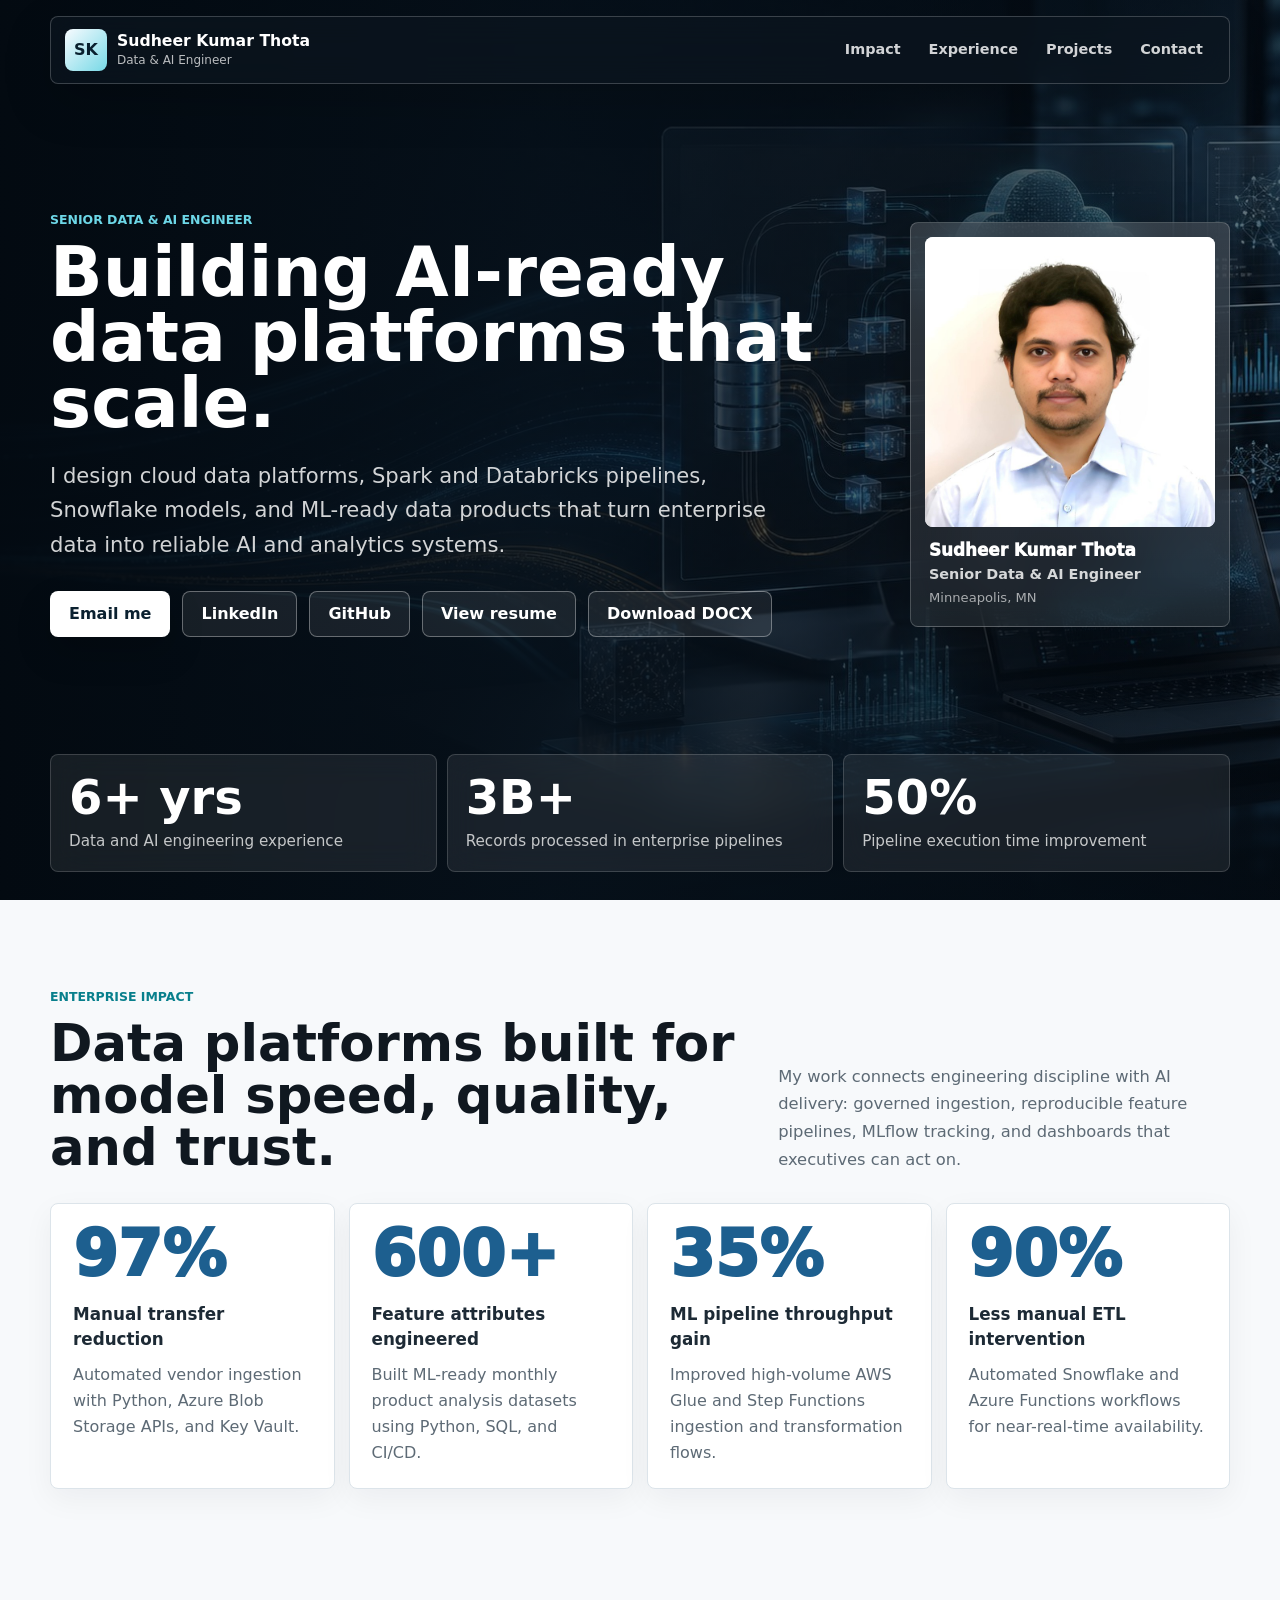
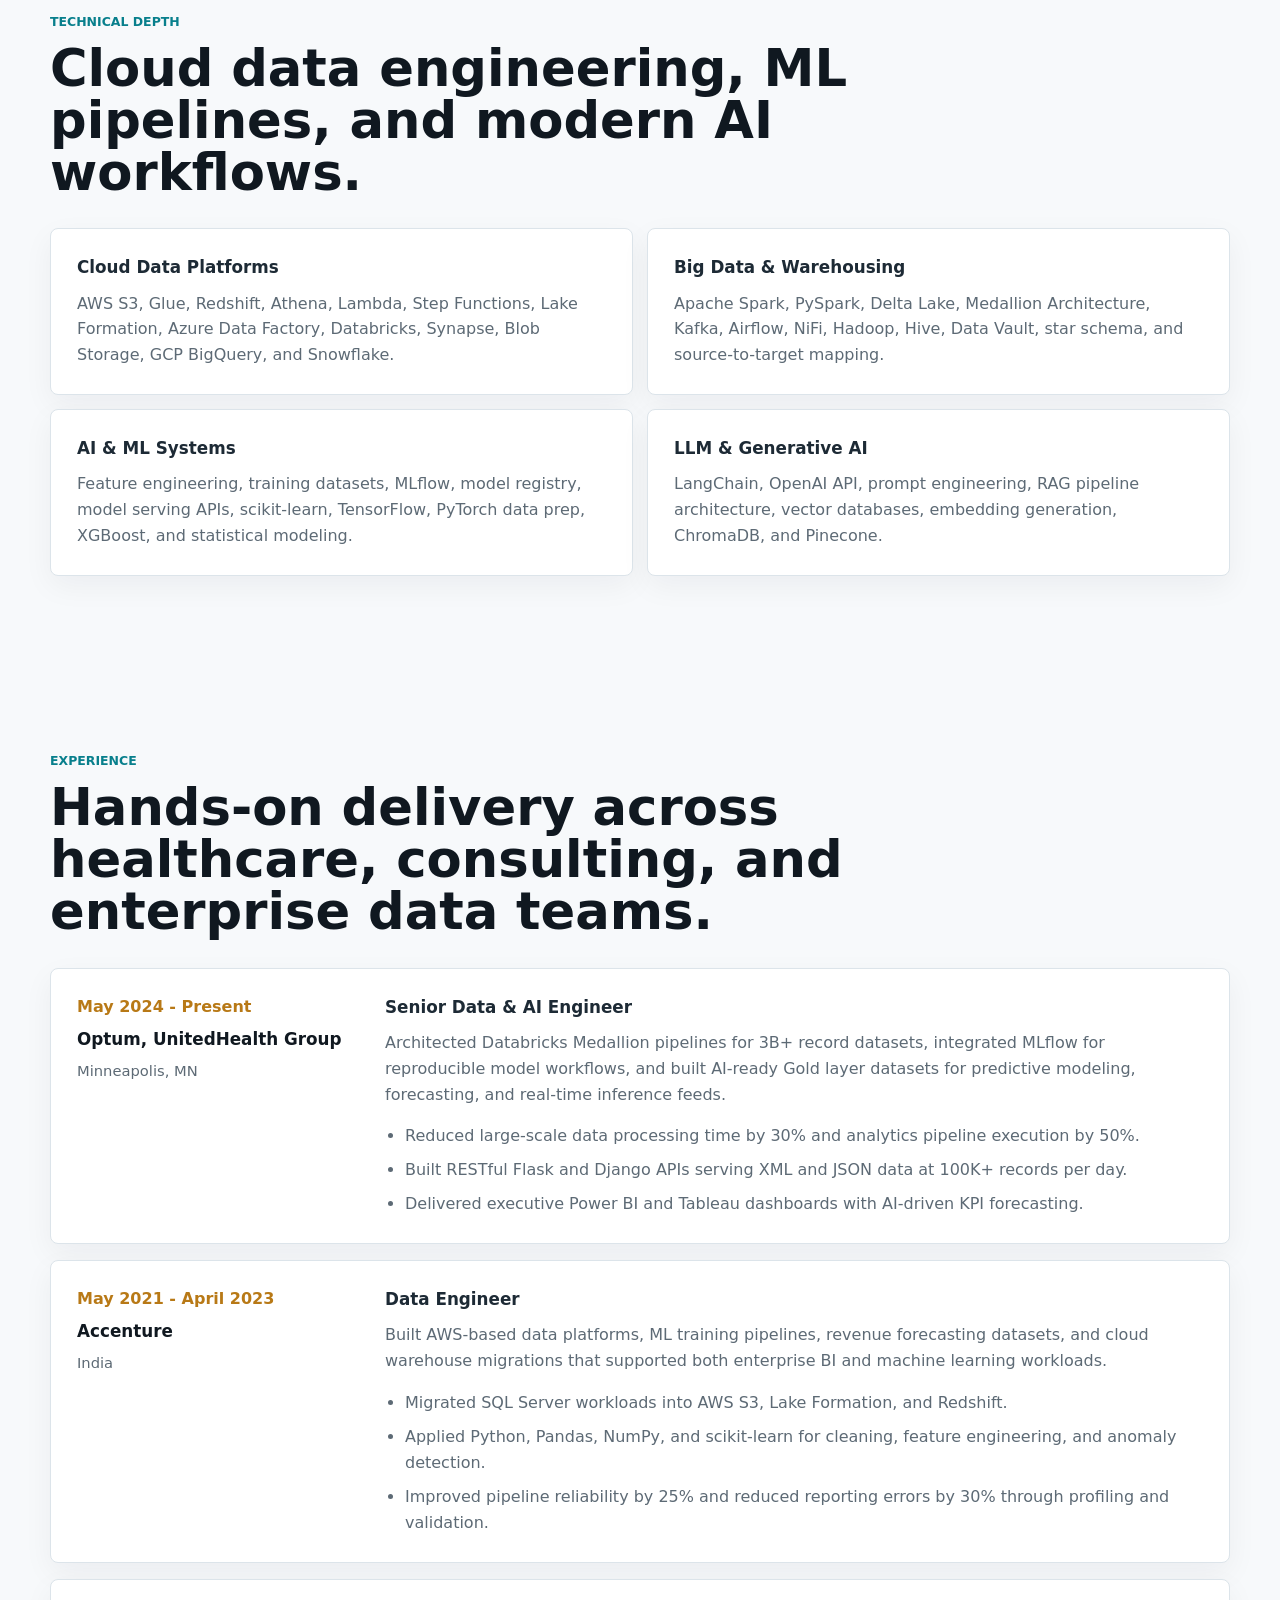
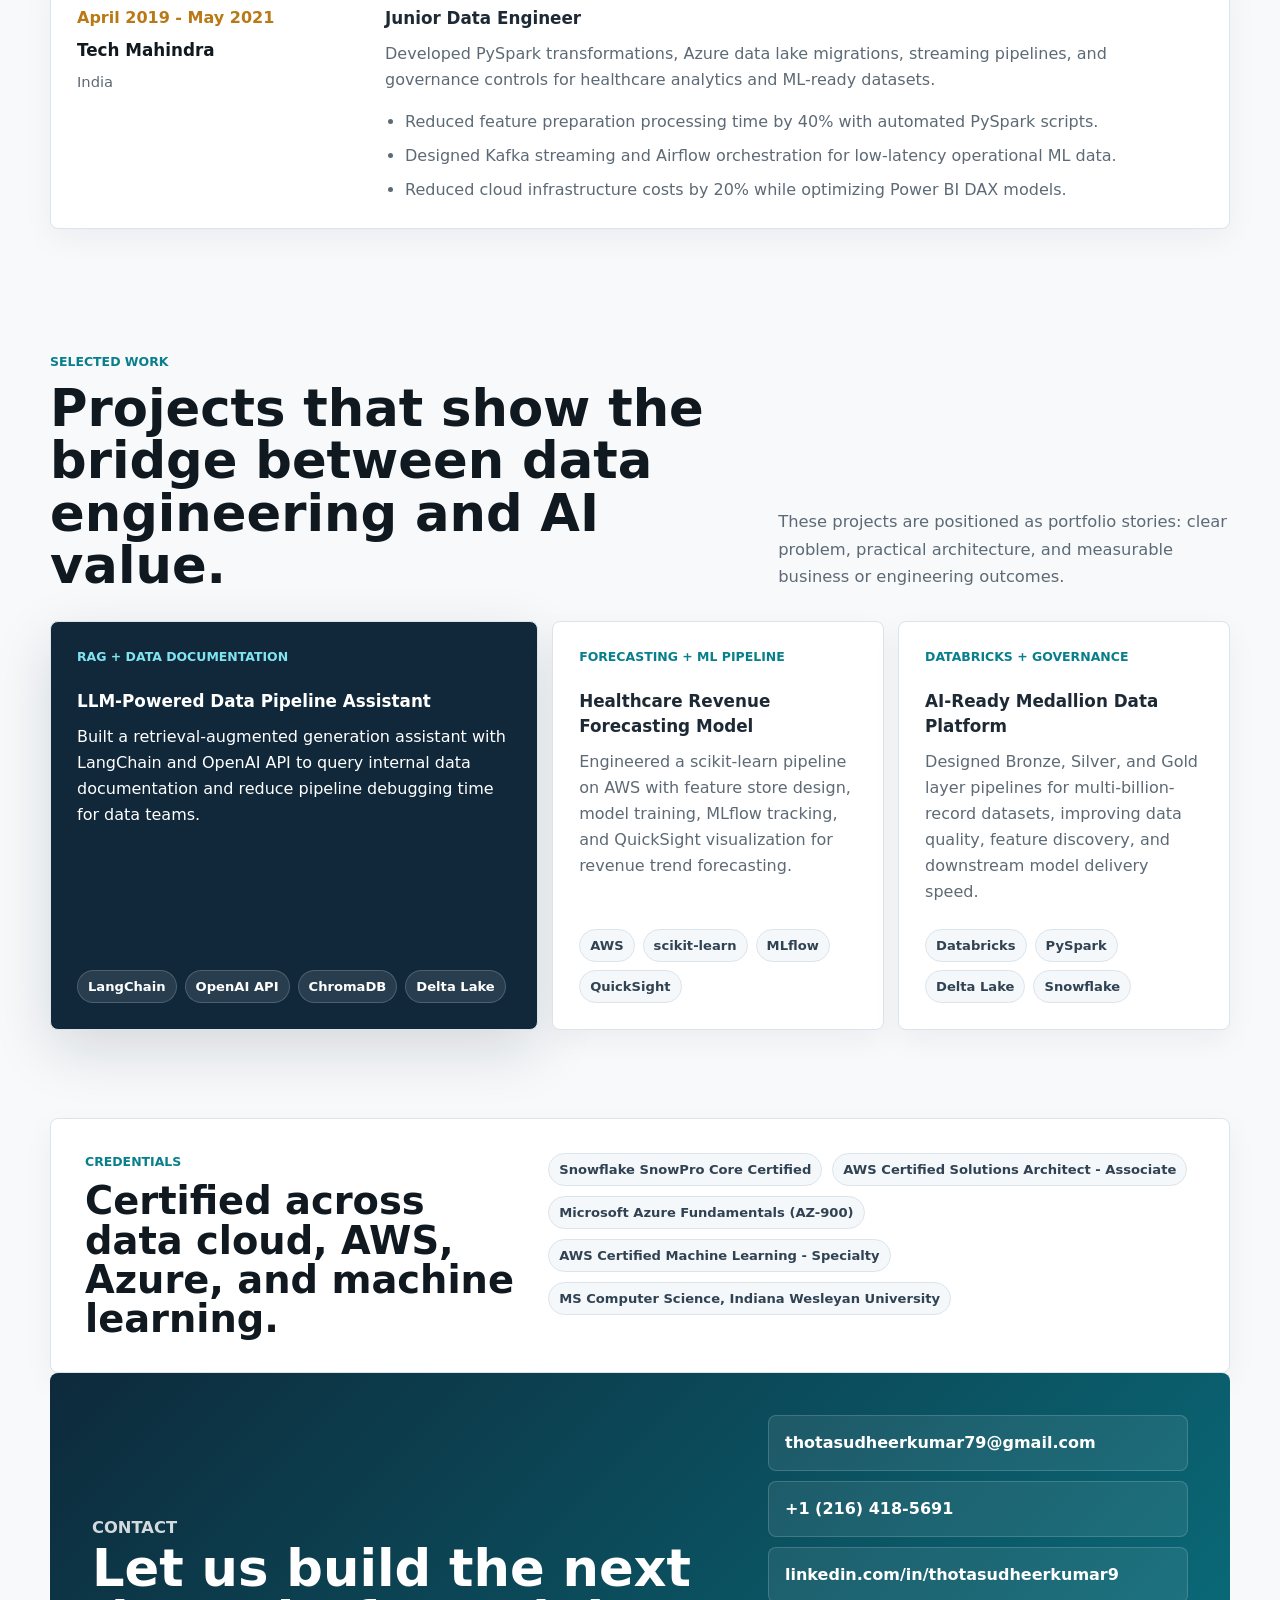
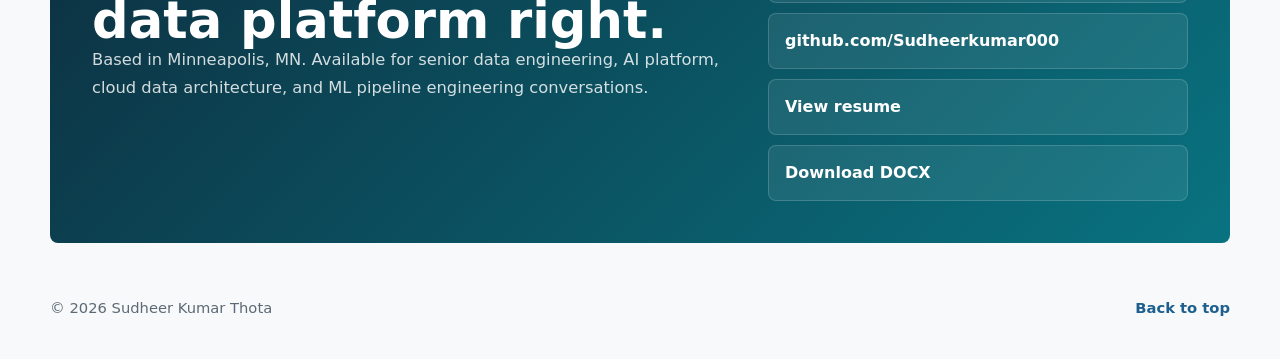
<file: index.html>
<!doctype html>
<html lang="en">
  <head>
    <meta charset="UTF-8" />
    <meta name="viewport" content="width=device-width, initial-scale=1.0" />
    <meta
      name="description"
      content="Sudheer Kumar Thota - Senior Data and AI Engineer specializing in cloud data platforms, Databricks, Snowflake, Spark, ML pipelines, and AI-ready data products."
    />
    <meta name="theme-color" content="#101820" />
    <title>Sudheer Kumar Thota | Senior Data & AI Engineer</title>
    <link rel="stylesheet" href="portfolio.css" />
    <script src="portfolio.js" defer></script>
    <script type="application/ld+json">
      {
        "@context": "https://schema.org",
        "@type": "Person",
        "name": "Sudheer Kumar Thota",
        "jobTitle": "Senior Data & AI Engineer",
        "email": "mailto:thotasudheerkumar79@gmail.com",
        "telephone": "+1-216-418-5691",
        "url": "https://linkedin.com/in/thotasudheerkumar9",
        "address": {
          "@type": "PostalAddress",
          "addressLocality": "Minneapolis",
          "addressRegion": "MN",
          "addressCountry": "US"
        },
        "knowsAbout": [
          "Data Engineering",
          "Artificial Intelligence",
          "Machine Learning Pipelines",
          "Databricks",
          "Snowflake",
          "Apache Spark",
          "AWS",
          "Azure",
          "GCP"
        ]
      }
    </script>
  </head>
  <body>
    <header class="site-header" aria-label="Portfolio navigation">
      <a class="brand" href="#home" aria-label="Sudheer Kumar Thota home">
        <span class="brand-mark">SK</span>
        <span>
          <strong>Sudheer Kumar Thota</strong>
          <small>Data & AI Engineer</small>
        </span>
      </a>
      <nav class="nav-links" aria-label="Primary navigation">
        <a href="#impact">Impact</a>
        <a href="#experience">Experience</a>
        <a href="#projects">Projects</a>
        <a href="#contact">Contact</a>
      </nav>
    </header>

    <main>
      <section class="hero" id="home" aria-labelledby="hero-title">
        <img
          class="hero-image"
          src="assets/sudheer-data-ai-hero.jpg"
          alt="Abstract cloud data pipelines, AI models, and analytics dashboards"
        />
        <div class="hero-overlay"></div>
        <div class="hero-layout">
          <div class="hero-content">
            <p class="eyebrow">Senior Data & AI Engineer</p>
            <h1 id="hero-title">Building AI-ready data platforms that scale.</h1>
            <p class="hero-lede">
              I design cloud data platforms, Spark and Databricks pipelines, Snowflake models,
              and ML-ready data products that turn enterprise data into reliable AI and analytics systems.
            </p>
            <div class="hero-actions" aria-label="Contact links">
              <a class="button primary" href="mailto:thotasudheerkumar79@gmail.com">Email me</a>
              <a class="button secondary" href="https://linkedin.com/in/thotasudheerkumar9">LinkedIn</a>
              <a class="button secondary" href="https://github.com/Sudheerkumar000">GitHub</a>
              <a class="button secondary" href="resume.html">View resume</a>
              <a
                class="button secondary"
                href="assets/sudheer-kumar-thota-resume.docx"
                download="Sudheer-Kumar-Thota-Data-AI-Engineer-Resume.docx"
              >
                Download DOCX
              </a>
            </div>
          </div>
          <aside class="profile-card" aria-label="Sudheer Kumar Thota profile">
            <img
              class="profile-photo"
              src="assets/sudheer-profile.jpg"
              alt="Portrait of Sudheer Kumar Thota"
            />
            <div class="profile-copy">
              <span>Sudheer Kumar Thota</span>
              <strong>Senior Data & AI Engineer</strong>
              <small>Minneapolis, MN</small>
            </div>
          </aside>
        </div>
        <div class="hero-proof" aria-label="Professional highlights">
          <article>
            <strong>6+ yrs</strong>
            <span>Data and AI engineering experience</span>
          </article>
          <article>
            <strong>3B+</strong>
            <span>Records processed in enterprise pipelines</span>
          </article>
          <article>
            <strong>50%</strong>
            <span>Pipeline execution time improvement</span>
          </article>
        </div>
      </section>

      <section class="section impact" id="impact" aria-labelledby="impact-title">
        <div class="section-kicker">Enterprise Impact</div>
        <div class="section-heading">
          <h2 id="impact-title">Data platforms built for model speed, quality, and trust.</h2>
          <p>
            My work connects engineering discipline with AI delivery: governed ingestion,
            reproducible feature pipelines, MLflow tracking, and dashboards that executives can act on.
          </p>
        </div>
        <div class="metric-grid">
          <article class="metric">
            <span>97%</span>
            <h3>Manual transfer reduction</h3>
            <p>Automated vendor ingestion with Python, Azure Blob Storage APIs, and Key Vault.</p>
          </article>
          <article class="metric">
            <span>600+</span>
            <h3>Feature attributes engineered</h3>
            <p>Built ML-ready monthly product analysis datasets using Python, SQL, and CI/CD.</p>
          </article>
          <article class="metric">
            <span>35%</span>
            <h3>ML pipeline throughput gain</h3>
            <p>Improved high-volume AWS Glue and Step Functions ingestion and transformation flows.</p>
          </article>
          <article class="metric">
            <span>90%</span>
            <h3>Less manual ETL intervention</h3>
            <p>Automated Snowflake and Azure Functions workflows for near-real-time availability.</p>
          </article>
        </div>
      </section>

      <section class="section expertise" aria-labelledby="expertise-title">
        <div class="section-kicker">Technical Depth</div>
        <div class="section-heading compact">
          <h2 id="expertise-title">Cloud data engineering, ML pipelines, and modern AI workflows.</h2>
        </div>
        <div class="expertise-grid">
          <article>
            <h3>Cloud Data Platforms</h3>
            <p>AWS S3, Glue, Redshift, Athena, Lambda, Step Functions, Lake Formation, Azure Data Factory, Databricks, Synapse, Blob Storage, GCP BigQuery, and Snowflake.</p>
          </article>
          <article>
            <h3>Big Data & Warehousing</h3>
            <p>Apache Spark, PySpark, Delta Lake, Medallion Architecture, Kafka, Airflow, NiFi, Hadoop, Hive, Data Vault, star schema, and source-to-target mapping.</p>
          </article>
          <article>
            <h3>AI & ML Systems</h3>
            <p>Feature engineering, training datasets, MLflow, model registry, model serving APIs, scikit-learn, TensorFlow, PyTorch data prep, XGBoost, and statistical modeling.</p>
          </article>
          <article>
            <h3>LLM & Generative AI</h3>
            <p>LangChain, OpenAI API, prompt engineering, RAG pipeline architecture, vector databases, embedding generation, ChromaDB, and Pinecone.</p>
          </article>
        </div>
      </section>

      <section class="section experience" id="experience" aria-labelledby="experience-title">
        <div class="section-kicker">Experience</div>
        <div class="section-heading compact">
          <h2 id="experience-title">Hands-on delivery across healthcare, consulting, and enterprise data teams.</h2>
        </div>
        <div class="timeline">
          <article class="role">
            <div class="role-meta">
              <span>May 2024 - Present</span>
              <strong>Optum, UnitedHealth Group</strong>
              <small>Minneapolis, MN</small>
            </div>
            <div class="role-body">
              <h3>Senior Data & AI Engineer</h3>
              <p>
                Architected Databricks Medallion pipelines for 3B+ record datasets, integrated
                MLflow for reproducible model workflows, and built AI-ready Gold layer datasets
                for predictive modeling, forecasting, and real-time inference feeds.
              </p>
              <ul>
                <li>Reduced large-scale data processing time by 30% and analytics pipeline execution by 50%.</li>
                <li>Built RESTful Flask and Django APIs serving XML and JSON data at 100K+ records per day.</li>
                <li>Delivered executive Power BI and Tableau dashboards with AI-driven KPI forecasting.</li>
              </ul>
            </div>
          </article>

          <article class="role">
            <div class="role-meta">
              <span>May 2021 - April 2023</span>
              <strong>Accenture</strong>
              <small>India</small>
            </div>
            <div class="role-body">
              <h3>Data Engineer</h3>
              <p>
                Built AWS-based data platforms, ML training pipelines, revenue forecasting datasets,
                and cloud warehouse migrations that supported both enterprise BI and machine learning workloads.
              </p>
              <ul>
                <li>Migrated SQL Server workloads into AWS S3, Lake Formation, and Redshift.</li>
                <li>Applied Python, Pandas, NumPy, and scikit-learn for cleaning, feature engineering, and anomaly detection.</li>
                <li>Improved pipeline reliability by 25% and reduced reporting errors by 30% through profiling and validation.</li>
              </ul>
            </div>
          </article>

          <article class="role">
            <div class="role-meta">
              <span>April 2019 - May 2021</span>
              <strong>Tech Mahindra</strong>
              <small>India</small>
            </div>
            <div class="role-body">
              <h3>Junior Data Engineer</h3>
              <p>
                Developed PySpark transformations, Azure data lake migrations, streaming pipelines,
                and governance controls for healthcare analytics and ML-ready datasets.
              </p>
              <ul>
                <li>Reduced feature preparation processing time by 40% with automated PySpark scripts.</li>
                <li>Designed Kafka streaming and Airflow orchestration for low-latency operational ML data.</li>
                <li>Reduced cloud infrastructure costs by 20% while optimizing Power BI DAX models.</li>
              </ul>
            </div>
          </article>
        </div>
      </section>

      <section class="section projects" id="projects" aria-labelledby="projects-title">
        <div class="section-kicker">Selected Work</div>
        <div class="section-heading">
          <h2 id="projects-title">Projects that show the bridge between data engineering and AI value.</h2>
          <p>
            These projects are positioned as portfolio stories: clear problem, practical architecture,
            and measurable business or engineering outcomes.
          </p>
        </div>
        <div class="project-grid">
          <article class="project-card featured">
            <span>RAG + Data Documentation</span>
            <h3>LLM-Powered Data Pipeline Assistant</h3>
            <p>
              Built a retrieval-augmented generation assistant with LangChain and OpenAI API to query
              internal data documentation and reduce pipeline debugging time for data teams.
            </p>
            <div class="tag-row">
              <span>LangChain</span>
              <span>OpenAI API</span>
              <span>ChromaDB</span>
              <span>Delta Lake</span>
            </div>
          </article>
          <article class="project-card">
            <span>Forecasting + ML Pipeline</span>
            <h3>Healthcare Revenue Forecasting Model</h3>
            <p>
              Engineered a scikit-learn pipeline on AWS with feature store design, model training,
              MLflow tracking, and QuickSight visualization for revenue trend forecasting.
            </p>
            <div class="tag-row">
              <span>AWS</span>
              <span>scikit-learn</span>
              <span>MLflow</span>
              <span>QuickSight</span>
            </div>
          </article>
          <article class="project-card">
            <span>Databricks + Governance</span>
            <h3>AI-Ready Medallion Data Platform</h3>
            <p>
              Designed Bronze, Silver, and Gold layer pipelines for multi-billion-record datasets,
              improving data quality, feature discovery, and downstream model delivery speed.
            </p>
            <div class="tag-row">
              <span>Databricks</span>
              <span>PySpark</span>
              <span>Delta Lake</span>
              <span>Snowflake</span>
            </div>
          </article>
        </div>
      </section>

      <section class="section credentials" aria-labelledby="credentials-title">
        <div>
          <div class="section-kicker">Credentials</div>
          <h2 id="credentials-title">Certified across data cloud, AWS, Azure, and machine learning.</h2>
        </div>
        <div class="credential-list">
          <span>Snowflake SnowPro Core Certified</span>
          <span>AWS Certified Solutions Architect - Associate</span>
          <span>Microsoft Azure Fundamentals (AZ-900)</span>
          <span>AWS Certified Machine Learning - Specialty</span>
          <span>MS Computer Science, Indiana Wesleyan University</span>
        </div>
      </section>

      <section class="contact-band" id="contact" aria-labelledby="contact-title">
        <div>
          <p class="eyebrow">Contact</p>
          <h2 id="contact-title">Let us build the next data platform right.</h2>
          <p>
            Based in Minneapolis, MN. Available for senior data engineering, AI platform,
            cloud data architecture, and ML pipeline engineering conversations.
          </p>
        </div>
        <div class="contact-card">
          <a href="mailto:thotasudheerkumar79@gmail.com">thotasudheerkumar79@gmail.com</a>
          <a href="tel:+12164185691">+1 (216) 418-5691</a>
          <a href="https://linkedin.com/in/thotasudheerkumar9">linkedin.com/in/thotasudheerkumar9</a>
          <a href="https://github.com/Sudheerkumar000">github.com/Sudheerkumar000</a>
          <a href="resume.html">View resume</a>
          <a
            href="assets/sudheer-kumar-thota-resume.docx"
            download="Sudheer-Kumar-Thota-Data-AI-Engineer-Resume.docx"
          >
            Download DOCX
          </a>
        </div>
      </section>
    </main>

    <footer class="site-footer">
      <span>© 2026 Sudheer Kumar Thota</span>
      <a href="#home">Back to top</a>
    </footer>
  </body>
</html>
</file>
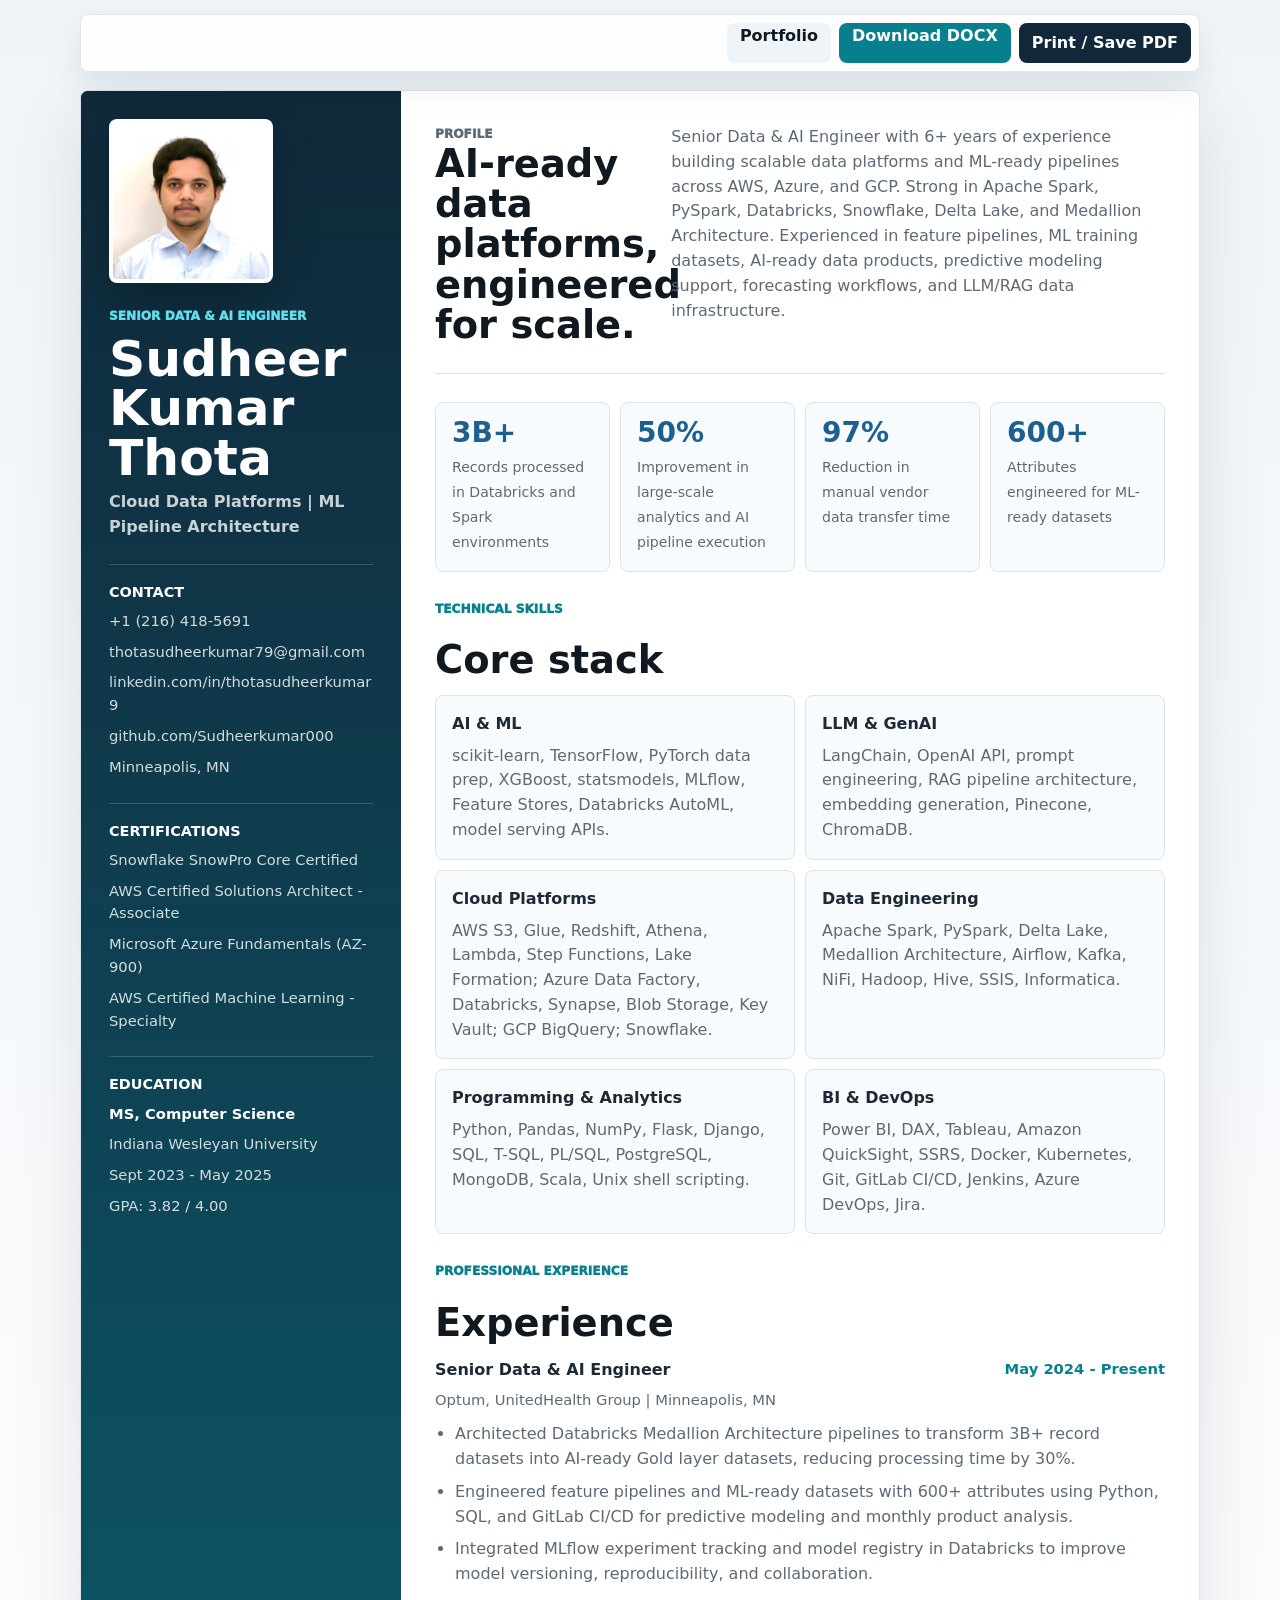
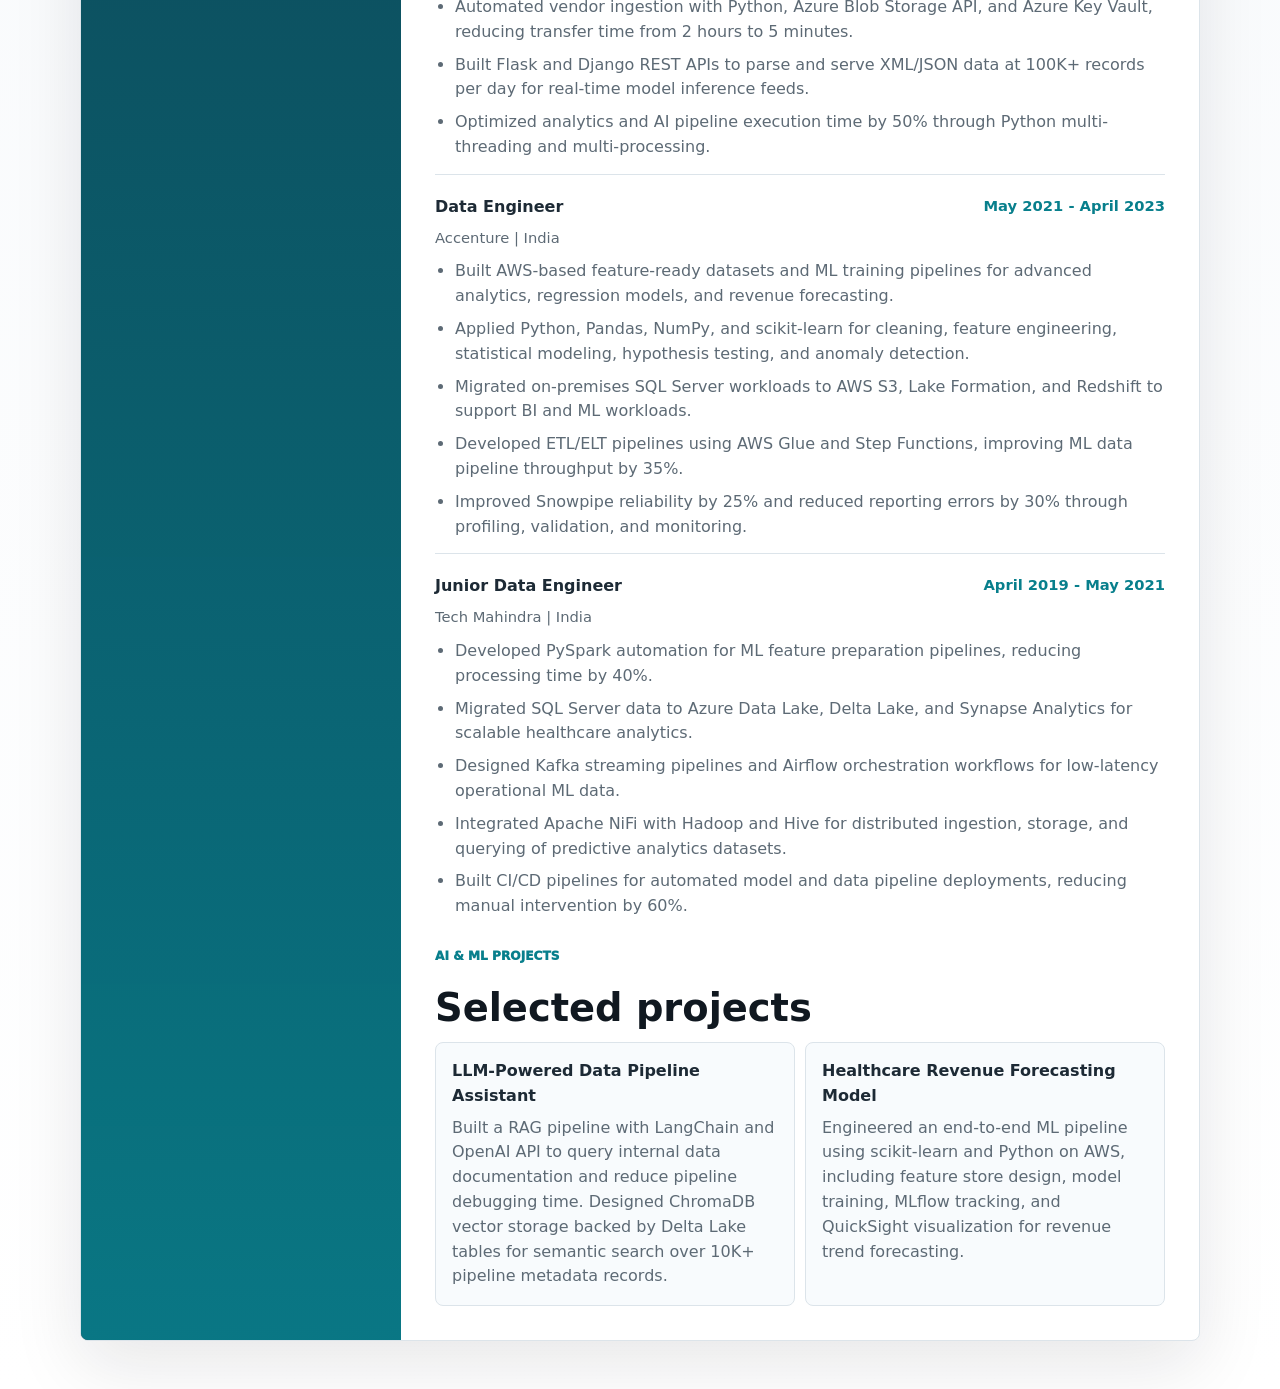
<file: resume.html>
<!doctype html>
<html lang="en">
  <head>
    <meta charset="UTF-8" />
    <meta name="viewport" content="width=device-width, initial-scale=1.0" />
    <meta
      name="description"
      content="Resume for Sudheer Kumar Thota, Senior Data and AI Engineer specializing in cloud data platforms, ML pipelines, Databricks, Snowflake, Spark, AWS, Azure, and LLM workflows."
    />
    <title>Sudheer Kumar Thota | Resume</title>
    <link rel="stylesheet" href="resume.css" />
  </head>
  <body>
    <nav class="resume-actions" aria-label="Resume actions">
      <a href="index.html">Portfolio</a>
      <a href="assets/sudheer-kumar-thota-resume.docx" download="Sudheer-Kumar-Thota-Data-AI-Engineer-Resume.docx">Download DOCX</a>
      <button type="button" onclick="window.print()">Print / Save PDF</button>
    </nav>

    <main class="resume-shell">
      <aside class="resume-sidebar" aria-label="Resume profile">
        <img class="resume-photo" src="assets/sudheer-profile.jpg" alt="Portrait of Sudheer Kumar Thota" />
        <div>
          <p class="eyebrow">Senior Data &amp; AI Engineer</p>
          <h1>Sudheer Kumar Thota</h1>
          <p class="role-line">Cloud Data Platforms | ML Pipeline Architecture</p>
        </div>

        <section class="side-section" aria-labelledby="contact-title">
          <h2 id="contact-title">Contact</h2>
          <a href="tel:+12164185691">+1 (216) 418-5691</a>
          <a href="mailto:thotasudheerkumar79@gmail.com">thotasudheerkumar79@gmail.com</a>
          <a href="https://linkedin.com/in/thotasudheerkumar9">linkedin.com/in/thotasudheerkumar9</a>
          <a href="https://github.com/Sudheerkumar000">github.com/Sudheerkumar000</a>
          <span>Minneapolis, MN</span>
        </section>

        <section class="side-section" aria-labelledby="certifications-title">
          <h2 id="certifications-title">Certifications</h2>
          <span>Snowflake SnowPro Core Certified</span>
          <span>AWS Certified Solutions Architect - Associate</span>
          <span>Microsoft Azure Fundamentals (AZ-900)</span>
          <span>AWS Certified Machine Learning - Specialty</span>
        </section>

        <section class="side-section" aria-labelledby="education-title">
          <h2 id="education-title">Education</h2>
          <strong>MS, Computer Science</strong>
          <span>Indiana Wesleyan University</span>
          <span>Sept 2023 - May 2025</span>
          <span>GPA: 3.82 / 4.00</span>
        </section>
      </aside>

      <article class="resume-main">
        <section class="resume-section summary-section" aria-labelledby="summary-title">
          <div>
            <p class="section-label">Profile</p>
            <h2 id="summary-title">AI-ready data platforms, engineered for scale.</h2>
          </div>
          <p>
            Senior Data &amp; AI Engineer with 6+ years of experience building scalable data platforms and
            ML-ready pipelines across AWS, Azure, and GCP. Strong in Apache Spark, PySpark, Databricks,
            Snowflake, Delta Lake, and Medallion Architecture. Experienced in feature pipelines, ML training
            datasets, AI-ready data products, predictive modeling support, forecasting workflows, and LLM/RAG
            data infrastructure.
          </p>
        </section>

        <section class="impact-grid" aria-label="Key impact metrics">
          <div>
            <strong>3B+</strong>
            <span>Records processed in Databricks and Spark environments</span>
          </div>
          <div>
            <strong>50%</strong>
            <span>Improvement in large-scale analytics and AI pipeline execution</span>
          </div>
          <div>
            <strong>97%</strong>
            <span>Reduction in manual vendor data transfer time</span>
          </div>
          <div>
            <strong>600+</strong>
            <span>Attributes engineered for ML-ready datasets</span>
          </div>
        </section>

        <section class="resume-section" aria-labelledby="skills-title">
          <p class="section-label">Technical Skills</p>
          <h2 id="skills-title">Core stack</h2>
          <div class="skill-groups">
            <div>
              <h3>AI &amp; ML</h3>
              <p>scikit-learn, TensorFlow, PyTorch data prep, XGBoost, statsmodels, MLflow, Feature Stores, Databricks AutoML, model serving APIs.</p>
            </div>
            <div>
              <h3>LLM &amp; GenAI</h3>
              <p>LangChain, OpenAI API, prompt engineering, RAG pipeline architecture, embedding generation, Pinecone, ChromaDB.</p>
            </div>
            <div>
              <h3>Cloud Platforms</h3>
              <p>AWS S3, Glue, Redshift, Athena, Lambda, Step Functions, Lake Formation; Azure Data Factory, Databricks, Synapse, Blob Storage, Key Vault; GCP BigQuery; Snowflake.</p>
            </div>
            <div>
              <h3>Data Engineering</h3>
              <p>Apache Spark, PySpark, Delta Lake, Medallion Architecture, Airflow, Kafka, NiFi, Hadoop, Hive, SSIS, Informatica.</p>
            </div>
            <div>
              <h3>Programming &amp; Analytics</h3>
              <p>Python, Pandas, NumPy, Flask, Django, SQL, T-SQL, PL/SQL, PostgreSQL, MongoDB, Scala, Unix shell scripting.</p>
            </div>
            <div>
              <h3>BI &amp; DevOps</h3>
              <p>Power BI, DAX, Tableau, Amazon QuickSight, SSRS, Docker, Kubernetes, Git, GitLab CI/CD, Jenkins, Azure DevOps, Jira.</p>
            </div>
          </div>
        </section>

        <section class="resume-section" aria-labelledby="experience-title">
          <p class="section-label">Professional Experience</p>
          <h2 id="experience-title">Experience</h2>

          <article class="job">
            <div class="job-head">
              <div>
                <h3>Senior Data &amp; AI Engineer</h3>
                <p>Optum, UnitedHealth Group | Minneapolis, MN</p>
              </div>
              <span>May 2024 - Present</span>
            </div>
            <ul>
              <li>Architected Databricks Medallion Architecture pipelines to transform 3B+ record datasets into AI-ready Gold layer datasets, reducing processing time by 30%.</li>
              <li>Engineered feature pipelines and ML-ready datasets with 600+ attributes using Python, SQL, and GitLab CI/CD for predictive modeling and monthly product analysis.</li>
              <li>Integrated MLflow experiment tracking and model registry in Databricks to improve model versioning, reproducibility, and collaboration.</li>
              <li>Automated vendor ingestion with Python, Azure Blob Storage API, and Azure Key Vault, reducing transfer time from 2 hours to 5 minutes.</li>
              <li>Built Flask and Django REST APIs to parse and serve XML/JSON data at 100K+ records per day for real-time model inference feeds.</li>
              <li>Optimized analytics and AI pipeline execution time by 50% through Python multi-threading and multi-processing.</li>
            </ul>
          </article>

          <article class="job">
            <div class="job-head">
              <div>
                <h3>Data Engineer</h3>
                <p>Accenture | India</p>
              </div>
              <span>May 2021 - April 2023</span>
            </div>
            <ul>
              <li>Built AWS-based feature-ready datasets and ML training pipelines for advanced analytics, regression models, and revenue forecasting.</li>
              <li>Applied Python, Pandas, NumPy, and scikit-learn for cleaning, feature engineering, statistical modeling, hypothesis testing, and anomaly detection.</li>
              <li>Migrated on-premises SQL Server workloads to AWS S3, Lake Formation, and Redshift to support BI and ML workloads.</li>
              <li>Developed ETL/ELT pipelines using AWS Glue and Step Functions, improving ML data pipeline throughput by 35%.</li>
              <li>Improved Snowpipe reliability by 25% and reduced reporting errors by 30% through profiling, validation, and monitoring.</li>
            </ul>
          </article>

          <article class="job">
            <div class="job-head">
              <div>
                <h3>Junior Data Engineer</h3>
                <p>Tech Mahindra | India</p>
              </div>
              <span>April 2019 - May 2021</span>
            </div>
            <ul>
              <li>Developed PySpark automation for ML feature preparation pipelines, reducing processing time by 40%.</li>
              <li>Migrated SQL Server data to Azure Data Lake, Delta Lake, and Synapse Analytics for scalable healthcare analytics.</li>
              <li>Designed Kafka streaming pipelines and Airflow orchestration workflows for low-latency operational ML data.</li>
              <li>Integrated Apache NiFi with Hadoop and Hive for distributed ingestion, storage, and querying of predictive analytics datasets.</li>
              <li>Built CI/CD pipelines for automated model and data pipeline deployments, reducing manual intervention by 60%.</li>
            </ul>
          </article>
        </section>

        <section class="resume-section" aria-labelledby="projects-title">
          <p class="section-label">AI &amp; ML Projects</p>
          <h2 id="projects-title">Selected projects</h2>
          <div class="project-list">
            <article>
              <h3>LLM-Powered Data Pipeline Assistant</h3>
              <p>Built a RAG pipeline with LangChain and OpenAI API to query internal data documentation and reduce pipeline debugging time. Designed ChromaDB vector storage backed by Delta Lake tables for semantic search over 10K+ pipeline metadata records.</p>
            </article>
            <article>
              <h3>Healthcare Revenue Forecasting Model</h3>
              <p>Engineered an end-to-end ML pipeline using scikit-learn and Python on AWS, including feature store design, model training, MLflow tracking, and QuickSight visualization for revenue trend forecasting.</p>
            </article>
          </div>
        </section>
      </article>
    </main>
  </body>
</html>
</file>
<file: portfolio.css>
:root {
  --ink: #101820;
  --ink-2: #1d2a35;
  --muted: #5d6a75;
  --paper: #f7f9fb;
  --surface: #ffffff;
  --line: #dce4ea;
  --blue: #1d5f8f;
  --teal: #087f8c;
  --amber: #b87916;
  --coral: #b94e48;
  --shadow: 0 20px 60px rgba(16, 24, 32, 0.14);
  --shadow-soft: 0 14px 36px rgba(16, 24, 32, 0.08);
  --page-gutter: max(22px, calc((100vw - 1180px) / 2));
  --ease: cubic-bezier(0.22, 1, 0.36, 1);
}

* {
  box-sizing: border-box;
}

html {
  scroll-behavior: smooth;
  scroll-padding-top: 104px;
}

body {
  margin: 0;
  color: var(--ink);
  background: var(--paper);
  font-family:
    Inter, ui-sans-serif, system-ui, -apple-system, BlinkMacSystemFont, "Segoe UI",
    sans-serif;
  line-height: 1.5;
  text-rendering: optimizeLegibility;
  -webkit-font-smoothing: antialiased;
}

a {
  color: inherit;
  text-decoration: none;
}

img {
  display: block;
  max-width: 100%;
}

p,
h1,
h2,
h3 {
  margin-top: 0;
}

::selection {
  color: #06131c;
  background: #8ee8f2;
}

:focus-visible {
  outline: 3px solid rgba(109, 215, 231, 0.8);
  outline-offset: 4px;
}

.site-header {
  position: fixed;
  top: 16px;
  left: 50%;
  z-index: 20;
  display: flex;
  width: min(1180px, calc(100% - 28px));
  align-items: center;
  justify-content: space-between;
  gap: 18px;
  transform: translateX(-50%);
  border: 1px solid rgba(255, 255, 255, 0.2);
  border-radius: 8px;
  background: rgba(12, 22, 31, 0.72);
  padding: 12px 14px;
  color: #ffffff;
  backdrop-filter: blur(18px);
  box-shadow: 0 18px 48px rgba(0, 0, 0, 0.18);
  transition:
    width 220ms var(--ease),
    background-color 220ms var(--ease),
    border-color 220ms var(--ease),
    box-shadow 220ms var(--ease),
    transform 220ms var(--ease);
}

.site-header.is-scrolled {
  width: min(1040px, calc(100% - 28px));
  border-color: rgba(255, 255, 255, 0.14);
  background: rgba(8, 17, 25, 0.9);
  box-shadow: 0 18px 56px rgba(0, 0, 0, 0.24);
}

.brand {
  display: inline-flex;
  min-width: 0;
  align-items: center;
  gap: 10px;
}

.brand-mark {
  display: grid;
  width: 42px;
  height: 42px;
  place-items: center;
  border-radius: 8px;
  background: linear-gradient(135deg, #f8fbff, #77d9e6);
  color: #09202e;
  font-weight: 900;
}

.brand strong,
.brand small {
  display: block;
  line-height: 1.05;
}

.brand strong {
  font-size: 0.98rem;
}

.brand small {
  margin-top: 4px;
  color: rgba(255, 255, 255, 0.72);
  font-size: 0.75rem;
}

.nav-links {
  display: flex;
  flex-wrap: wrap;
  align-items: center;
  justify-content: flex-end;
  gap: 4px;
}

.nav-links a {
  border-radius: 8px;
  padding: 10px 12px;
  color: rgba(255, 255, 255, 0.82);
  font-size: 0.9rem;
  font-weight: 800;
  transition:
    color 180ms var(--ease),
    background-color 180ms var(--ease),
    transform 180ms var(--ease);
}

.nav-links a:hover,
.nav-links a[aria-current="page"] {
  background: rgba(255, 255, 255, 0.1);
  color: #ffffff;
}

.nav-links a:hover {
  transform: translateY(-1px);
}

.hero {
  position: relative;
  min-height: 100svh;
  display: grid;
  align-items: center;
  overflow: hidden;
  padding: 118px var(--page-gutter) 170px;
  color: #ffffff;
  isolation: isolate;
}

.hero-image,
.hero-overlay {
  position: absolute;
  inset: 0;
  width: 100%;
  height: 100%;
}

.hero-image {
  object-fit: cover;
  object-position: 57% center;
  transform: scale(1.01);
}

.hero-overlay {
  background:
    linear-gradient(90deg, rgba(3, 10, 17, 0.96) 0%, rgba(7, 18, 28, 0.78) 43%, rgba(7, 18, 28, 0.2) 100%),
    linear-gradient(0deg, rgba(3, 10, 17, 0.86) 0%, rgba(3, 10, 17, 0.18) 44%, rgba(3, 10, 17, 0.6) 100%);
}

.hero-layout {
  position: relative;
  z-index: 1;
  display: grid;
  width: min(1180px, 100%);
  grid-template-columns: minmax(0, 1fr) minmax(250px, 330px);
  gap: clamp(24px, 4vw, 54px);
  align-items: center;
}

.hero-content {
  width: min(780px, 100%);
}

.profile-card {
  justify-self: end;
  width: min(100%, 320px);
  border: 1px solid rgba(255, 255, 255, 0.2);
  border-radius: 8px;
  background:
    linear-gradient(180deg, rgba(255, 255, 255, 0.16), rgba(255, 255, 255, 0.08)),
    rgba(8, 17, 25, 0.38);
  padding: 14px;
  color: #ffffff;
  box-shadow: 0 22px 60px rgba(0, 0, 0, 0.28);
  backdrop-filter: blur(18px);
  transition:
    transform 220ms var(--ease),
    border-color 220ms var(--ease),
    background-color 220ms var(--ease);
}

.profile-card:hover {
  border-color: rgba(255, 255, 255, 0.34);
  transform: translateY(-4px);
}

.profile-photo {
  width: 100%;
  aspect-ratio: 1;
  object-fit: cover;
  object-position: center 44%;
  border-radius: 8px;
  background: #eef4f7;
}

.profile-copy {
  display: grid;
  gap: 5px;
  padding: 14px 4px 4px;
}

.profile-copy span {
  color: #ffffff;
  font-size: 1.05rem;
  font-weight: 950;
  line-height: 1.15;
}

.profile-copy strong {
  color: rgba(255, 255, 255, 0.82);
  font-size: 0.9rem;
  line-height: 1.25;
}

.profile-copy small {
  color: rgba(255, 255, 255, 0.62);
  font-size: 0.82rem;
}

.eyebrow,
.section-kicker {
  margin-bottom: 10px;
  color: #6dd7e7;
  font-size: 0.78rem;
  font-weight: 900;
  letter-spacing: 0;
  text-transform: uppercase;
}

.section-kicker {
  color: var(--teal);
}

h1 {
  margin-bottom: 22px;
  max-width: 780px;
  font-size: clamp(2.9rem, 5.4vw, 4.9rem);
  line-height: 0.95;
  letter-spacing: 0;
}

.hero-lede {
  max-width: 720px;
  margin-bottom: 28px;
  color: rgba(255, 255, 255, 0.82);
  font-size: clamp(1.04rem, 2vw, 1.32rem);
  line-height: 1.65;
}

.hero-actions {
  display: flex;
  flex-wrap: wrap;
  gap: 12px;
}

.button {
  display: inline-flex;
  min-height: 46px;
  align-items: center;
  justify-content: center;
  border-radius: 8px;
  border: 1px solid transparent;
  padding: 0 18px;
  font-weight: 900;
  transition:
    transform 180ms var(--ease),
    box-shadow 180ms var(--ease),
    background-color 180ms var(--ease),
    border-color 180ms var(--ease);
}

.button.primary {
  background: #ffffff;
  color: #0b2130;
  box-shadow: 0 16px 34px rgba(0, 0, 0, 0.18);
}

.button.secondary {
  border-color: rgba(255, 255, 255, 0.34);
  color: #ffffff;
  background: rgba(255, 255, 255, 0.08);
}

.button:hover {
  transform: translateY(-2px);
}

.hero-proof {
  position: absolute;
  right: var(--page-gutter);
  bottom: 28px;
  left: var(--page-gutter);
  z-index: 1;
  display: grid;
  grid-template-columns: repeat(3, minmax(0, 1fr));
  gap: 10px;
}

.hero-proof article {
  min-height: 118px;
  border: 1px solid rgba(255, 255, 255, 0.16);
  border-radius: 8px;
  background: rgba(255, 255, 255, 0.08);
  padding: 18px;
  backdrop-filter: blur(16px);
  transition:
    transform 220ms var(--ease),
    border-color 220ms var(--ease),
    background-color 220ms var(--ease);
}

.hero-proof article:hover {
  border-color: rgba(255, 255, 255, 0.32);
  background: rgba(255, 255, 255, 0.12);
  transform: translateY(-3px);
}

.hero-proof strong {
  display: block;
  margin-bottom: 8px;
  font-size: clamp(1.9rem, 4vw, 3rem);
  line-height: 1;
}

.hero-proof span {
  color: rgba(255, 255, 255, 0.75);
  font-size: 0.95rem;
  line-height: 1.45;
}

.section,
.contact-band,
.site-footer {
  width: min(1180px, calc(100% - 36px));
  margin: 0 auto;
}

.section {
  padding: 88px 0;
  scroll-margin-top: 104px;
}

.section-heading {
  display: grid;
  grid-template-columns: minmax(0, 1.1fr) minmax(280px, 0.72fr);
  gap: 38px;
  align-items: end;
  margin-bottom: 30px;
}

.section-heading.compact {
  display: block;
  max-width: 880px;
}

h2 {
  margin-bottom: 0;
  color: var(--ink);
  font-size: clamp(2rem, 4vw, 3.5rem);
  line-height: 1.02;
  letter-spacing: 0;
}

.section-heading p,
.contact-band p {
  margin-bottom: 0;
  color: var(--muted);
  font-size: 1.02rem;
  line-height: 1.7;
}

.metric-grid,
.expertise-grid,
.project-grid {
  display: grid;
  grid-template-columns: repeat(4, minmax(0, 1fr));
  gap: 14px;
}

.metric,
.expertise-grid article,
.project-card,
.role,
.credentials {
  border: 1px solid var(--line);
  border-radius: 8px;
  background: var(--surface);
  box-shadow: 0 10px 30px rgba(16, 24, 32, 0.05);
  transition:
    transform 220ms var(--ease),
    border-color 220ms var(--ease),
    box-shadow 220ms var(--ease);
}

.metric:hover,
.expertise-grid article:hover,
.project-card:hover,
.role:hover,
.credentials:hover {
  border-color: rgba(8, 127, 140, 0.22);
  box-shadow: var(--shadow-soft);
  transform: translateY(-4px);
}

.metric {
  padding: 22px;
}

.metric span {
  display: block;
  margin-bottom: 18px;
  color: var(--blue);
  font-size: clamp(2.2rem, 5vw, 4rem);
  font-weight: 950;
  line-height: 0.9;
}

.metric h3,
.expertise-grid h3,
.project-card h3,
.role-body h3 {
  margin-bottom: 10px;
  color: var(--ink-2);
  font-size: 1.05rem;
}

.metric p,
.expertise-grid p,
.project-card p,
.role-body p,
.role-body li {
  margin-bottom: 0;
  color: var(--muted);
  line-height: 1.62;
}

.expertise {
  padding-top: 36px;
}

.expertise-grid {
  grid-template-columns: repeat(2, minmax(0, 1fr));
  margin-top: 30px;
}

.expertise-grid article {
  padding: 26px;
}

.timeline {
  display: grid;
  gap: 16px;
  margin-top: 30px;
}

.role {
  display: grid;
  grid-template-columns: 280px minmax(0, 1fr);
  gap: 28px;
  padding: 26px;
}

.role-meta {
  display: grid;
  align-content: start;
  gap: 8px;
}

.role-meta span {
  color: var(--amber);
  font-weight: 900;
}

.role-meta strong {
  color: var(--ink);
  font-size: 1.05rem;
}

.role-meta small {
  color: var(--muted);
  font-size: 0.92rem;
}

.role-body ul {
  display: grid;
  gap: 8px;
  margin: 16px 0 0;
  padding-left: 20px;
}

.projects {
  padding-top: 36px;
}

.project-grid {
  grid-template-columns: 1.25fr repeat(2, minmax(0, 0.85fr));
}

.project-card {
  display: flex;
  min-height: 320px;
  flex-direction: column;
  padding: 26px;
}

.project-card.featured {
  background: #10283a;
  color: #ffffff;
  box-shadow: var(--shadow);
}

.project-card > span {
  margin-bottom: 22px;
  color: var(--teal);
  font-size: 0.78rem;
  font-weight: 900;
  text-transform: uppercase;
}

.project-card.featured > span {
  color: #80e4f0;
}

.project-card.featured h3,
.project-card.featured p {
  color: #ffffff;
}

.tag-row {
  display: flex;
  flex-wrap: wrap;
  gap: 8px;
  margin-top: auto;
  padding-top: 24px;
}

.tag-row span,
.credential-list span {
  border: 1px solid var(--line);
  border-radius: 999px;
  background: #f4f8fb;
  padding: 8px 10px;
  color: #314252;
  font-size: 0.82rem;
  font-weight: 800;
  line-height: 1.15;
}

.project-card.featured .tag-row span {
  border-color: rgba(255, 255, 255, 0.18);
  background: rgba(255, 255, 255, 0.1);
  color: #ffffff;
}

.credentials {
  display: grid;
  grid-template-columns: minmax(0, 0.8fr) minmax(0, 1.2fr);
  gap: 32px;
  align-items: start;
  padding: 34px;
}

.credentials h2 {
  font-size: clamp(1.8rem, 3vw, 2.7rem);
}

.credential-list {
  display: flex;
  flex-wrap: wrap;
  gap: 10px;
}

.contact-band {
  display: grid;
  grid-template-columns: minmax(0, 1fr) 420px;
  gap: 28px;
  align-items: center;
  margin-bottom: 28px;
  border-radius: 8px;
  background:
    linear-gradient(135deg, rgba(13, 42, 59, 0.96), rgba(8, 127, 140, 0.86)),
    #10283a;
  padding: 42px;
  color: #ffffff;
}

.contact-band h2,
.contact-band p,
.contact-band .eyebrow {
  color: #ffffff;
}

.contact-band p {
  max-width: 680px;
  opacity: 0.82;
}

.contact-card {
  display: grid;
  gap: 10px;
}

.contact-card a {
  display: block;
  overflow-wrap: anywhere;
  border: 1px solid rgba(255, 255, 255, 0.16);
  border-radius: 8px;
  background: rgba(255, 255, 255, 0.08);
  padding: 15px 16px;
  color: #ffffff;
  font-weight: 850;
  transition:
    transform 180ms var(--ease),
    border-color 180ms var(--ease),
    background-color 180ms var(--ease);
}

.contact-card a:hover {
  border-color: rgba(255, 255, 255, 0.34);
  background: rgba(255, 255, 255, 0.13);
  transform: translateX(3px);
}

.site-footer {
  display: flex;
  justify-content: space-between;
  gap: 16px;
  padding: 26px 0 40px;
  color: var(--muted);
  font-size: 0.92rem;
}

.site-footer a {
  color: var(--blue);
  font-weight: 900;
}

@media (prefers-reduced-motion: no-preference) {
  .reveal {
    transform: translateY(18px);
    transition: transform 650ms var(--ease);
  }

  .reveal.is-visible {
    transform: translateY(0);
  }
}

@media (prefers-reduced-motion: reduce) {
  *,
  *::before,
  *::after {
    scroll-behavior: auto !important;
    transition-duration: 0.01ms !important;
    animation-duration: 0.01ms !important;
    animation-iteration-count: 1 !important;
  }
}

@media (max-width: 1120px) {
  .metric-grid {
    grid-template-columns: repeat(2, minmax(0, 1fr));
  }

  .project-grid {
    grid-template-columns: repeat(2, minmax(0, 1fr));
  }

  .project-card.featured {
    grid-column: 1 / -1;
    min-height: 260px;
  }

  .contact-band {
    grid-template-columns: minmax(0, 1fr) minmax(320px, 0.82fr);
  }
}

@media (max-width: 920px) {
  html {
    scroll-padding-top: 132px;
  }

  .site-header {
    top: 12px;
    flex-direction: column;
    align-items: stretch;
    gap: 10px;
    width: min(720px, calc(100% - 24px));
  }

  .nav-links {
    display: grid;
    grid-template-columns: repeat(4, 1fr);
    gap: 4px;
    border: 1px solid rgba(255, 255, 255, 0.12);
    border-radius: 8px;
    background: rgba(255, 255, 255, 0.08);
    padding: 6px;
  }

  .nav-links a {
    display: grid;
    min-height: 42px;
    place-items: center;
    padding: 0 6px;
    text-align: center;
    font-size: 0.82rem;
  }

  .hero {
    min-height: auto;
    padding-top: 164px;
    padding-bottom: 34px;
  }

  .hero-layout {
    grid-template-columns: 1fr;
    gap: 24px;
  }

  .hero-content {
    width: 100%;
  }

  .profile-card {
    display: grid;
    width: min(100%, 560px);
    grid-template-columns: 112px minmax(0, 1fr);
    gap: 14px;
    align-items: center;
    justify-self: start;
    padding: 12px;
  }

  .profile-photo {
    width: 112px;
  }

  .profile-copy {
    padding: 0;
  }

  .hero-proof {
    position: relative;
    right: auto;
    bottom: auto;
    left: auto;
    grid-template-columns: repeat(3, minmax(0, 1fr));
    gap: 8px;
    margin-top: 32px;
  }

  .hero-overlay {
    background:
      linear-gradient(90deg, rgba(3, 10, 17, 0.95) 0%, rgba(7, 18, 28, 0.78) 100%),
      linear-gradient(0deg, rgba(3, 10, 17, 0.9) 0%, rgba(3, 10, 17, 0.32) 100%);
  }

  .metric-grid,
  .expertise-grid,
  .project-grid,
  .credentials,
  .contact-band,
  .section-heading,
  .role {
    grid-template-columns: 1fr;
  }

  .section {
    padding: 58px 0;
    scroll-margin-top: 132px;
  }

  .project-card {
    min-height: 0;
  }

  .contact-band {
    padding: 30px;
  }

  .site-footer {
    padding-bottom: 40px;
  }
}

@media (max-width: 560px) {
  :root {
    --page-gutter: 18px;
  }

  .brand small {
    display: none;
  }

  .brand strong {
    font-size: 0.9rem;
  }

  .site-header {
    top: 10px;
    width: calc(100% - 20px);
    padding: 10px;
  }

  .hero {
    padding-right: 18px;
    padding-left: 18px;
  }

  h1 {
    font-size: clamp(2.45rem, 12vw, 2.95rem);
    line-height: 0.98;
  }

  h2 {
    font-size: clamp(1.85rem, 9vw, 2.35rem);
    line-height: 1.08;
  }

  .hero-lede,
  .section-heading p,
  .contact-band p {
    font-size: 0.98rem;
    line-height: 1.62;
  }

  .hero-actions {
    display: grid;
    grid-template-columns: 1fr;
  }

  .button {
    width: 100%;
  }

  .profile-card {
    width: 100%;
    grid-template-columns: 86px minmax(0, 1fr);
    gap: 12px;
  }

  .profile-photo {
    width: 86px;
  }

  .profile-copy span {
    font-size: 0.96rem;
  }

  .profile-copy strong {
    font-size: 0.82rem;
  }

  .profile-copy small {
    font-size: 0.76rem;
  }

  .hero-proof article,
  .metric,
  .expertise-grid article,
  .project-card,
  .role,
  .credentials,
  .contact-band {
    padding: 20px;
  }

  .hero-proof article {
    min-height: 108px;
    padding: 14px 12px;
  }

  .hero-proof strong {
    font-size: 1.5rem;
  }

  .hero-proof span {
    font-size: 0.76rem;
    line-height: 1.32;
  }

  .site-footer {
    flex-direction: column;
  }
}

@media (max-width: 390px) {
  .brand-mark {
    width: 38px;
    height: 38px;
  }

  .brand strong {
    max-width: 210px;
    overflow: hidden;
    text-overflow: ellipsis;
    white-space: nowrap;
  }

  .nav-links a {
    font-size: 0.76rem;
  }
}
</file>
<file: resume.css>
:root {
  --ink: #101820;
  --ink-2: #1d2a35;
  --muted: #5d6a75;
  --line: #dce4ea;
  --paper: #f4f7fa;
  --surface: #ffffff;
  --teal: #087f8c;
  --blue: #1d5f8f;
  --dark: #10283a;
  --shadow: 0 24px 70px rgba(16, 24, 32, 0.1);
}

* {
  box-sizing: border-box;
}

html {
  scroll-behavior: smooth;
}

body {
  margin: 0;
  color: var(--ink);
  background:
    linear-gradient(180deg, #eef4f8 0%, #f8fafc 42%, #ffffff 100%);
  font-family:
    Inter, ui-sans-serif, system-ui, -apple-system, BlinkMacSystemFont, "Segoe UI",
    sans-serif;
  line-height: 1.55;
  text-rendering: optimizeLegibility;
  -webkit-font-smoothing: antialiased;
}

a {
  color: inherit;
  text-decoration: none;
}

button {
  font: inherit;
}

.resume-actions {
  position: sticky;
  top: 14px;
  z-index: 10;
  display: flex;
  width: min(1120px, calc(100% - 28px));
  margin: 14px auto 0;
  justify-content: flex-end;
  gap: 8px;
  border: 1px solid rgba(16, 24, 32, 0.1);
  border-radius: 8px;
  background: rgba(255, 255, 255, 0.9);
  padding: 8px;
  backdrop-filter: blur(16px);
  box-shadow: 0 14px 36px rgba(16, 24, 32, 0.08);
}

.resume-actions a,
.resume-actions button {
  min-height: 40px;
  border: 1px solid transparent;
  border-radius: 8px;
  background: #eef4f8;
  padding: 0 12px;
  color: var(--ink);
  cursor: pointer;
  font-weight: 850;
}

.resume-actions a:nth-child(2) {
  background: var(--teal);
  color: #ffffff;
}

.resume-actions button {
  background: var(--dark);
  color: #ffffff;
}

.resume-shell {
  display: grid;
  width: min(1120px, calc(100% - 28px));
  margin: 18px auto 48px;
  grid-template-columns: 320px minmax(0, 1fr);
  overflow: hidden;
  border: 1px solid var(--line);
  border-radius: 8px;
  background: var(--surface);
  box-shadow: var(--shadow);
}

.resume-sidebar {
  display: grid;
  align-content: start;
  gap: 24px;
  background:
    linear-gradient(180deg, rgba(16, 40, 58, 0.98), rgba(8, 127, 140, 0.9)),
    var(--dark);
  padding: 28px;
  color: #ffffff;
}

.resume-photo {
  width: 164px;
  aspect-ratio: 1;
  object-fit: cover;
  object-position: center 44%;
  border: 4px solid rgba(255, 255, 255, 0.75);
  border-radius: 8px;
  background: #ffffff;
  box-shadow: 0 18px 42px rgba(0, 0, 0, 0.22);
}

.eyebrow,
.section-label {
  margin: 0 0 8px;
  color: #62ddeb;
  font-size: 0.76rem;
  font-weight: 950;
  letter-spacing: 0;
  text-transform: uppercase;
}

.section-label {
  color: var(--teal);
}

h1,
h2,
h3,
p {
  margin-top: 0;
}

h1 {
  margin-bottom: 8px;
  font-size: clamp(2.2rem, 5vw, 3.15rem);
  line-height: 0.98;
  letter-spacing: 0;
}

.role-line {
  margin: 0;
  color: rgba(255, 255, 255, 0.78);
  font-weight: 750;
}

.side-section {
  display: grid;
  gap: 8px;
  border-top: 1px solid rgba(255, 255, 255, 0.16);
  padding-top: 20px;
}

.side-section h2 {
  margin-bottom: 2px;
  color: #ffffff;
  font-size: 0.9rem;
  text-transform: uppercase;
}

.side-section a,
.side-section span,
.side-section strong {
  overflow-wrap: anywhere;
  color: rgba(255, 255, 255, 0.82);
  font-size: 0.92rem;
}

.side-section strong {
  color: #ffffff;
}

.resume-main {
  display: grid;
  gap: 28px;
  padding: 34px;
}

.resume-section {
  display: grid;
  gap: 14px;
}

.summary-section {
  grid-template-columns: minmax(220px, 0.45fr) minmax(0, 1fr);
  align-items: start;
  border-bottom: 1px solid var(--line);
  padding-bottom: 28px;
}

h2 {
  margin-bottom: 0;
  color: var(--ink);
  font-size: clamp(1.7rem, 3vw, 2.5rem);
  line-height: 1.05;
  letter-spacing: 0;
}

.summary-section p,
.skill-groups p,
.project-list p,
.job li {
  margin-bottom: 0;
  color: var(--muted);
}

.impact-grid {
  display: grid;
  grid-template-columns: repeat(4, minmax(0, 1fr));
  gap: 10px;
}

.impact-grid div,
.skill-groups div,
.project-list article {
  border: 1px solid var(--line);
  border-radius: 8px;
  background: #f8fbfd;
  padding: 16px;
}

.impact-grid strong {
  display: block;
  margin-bottom: 8px;
  color: var(--blue);
  font-size: 1.75rem;
  line-height: 1;
}

.impact-grid span {
  color: var(--muted);
  font-size: 0.88rem;
  line-height: 1.35;
}

.skill-groups {
  display: grid;
  grid-template-columns: repeat(2, minmax(0, 1fr));
  gap: 10px;
}

.skill-groups h3,
.project-list h3,
.job h3 {
  margin-bottom: 7px;
  color: var(--ink-2);
  font-size: 1rem;
}

.job {
  border-top: 1px solid var(--line);
  padding-top: 20px;
}

.job:first-of-type {
  border-top: 0;
  padding-top: 0;
}

.job-head {
  display: flex;
  justify-content: space-between;
  gap: 16px;
  margin-bottom: 10px;
}

.job-head p,
.job-head span {
  margin: 0;
  color: var(--muted);
  font-size: 0.92rem;
}

.job-head span {
  color: var(--teal);
  font-weight: 900;
  white-space: nowrap;
}

.job ul {
  display: grid;
  gap: 8px;
  margin: 0;
  padding-left: 20px;
}

.project-list {
  display: grid;
  grid-template-columns: repeat(2, minmax(0, 1fr));
  gap: 10px;
}

@media (max-width: 920px) {
  .resume-shell {
    grid-template-columns: 1fr;
  }

  .resume-sidebar {
    grid-template-columns: 120px minmax(0, 1fr);
    gap: 18px;
  }

  .resume-photo {
    width: 120px;
  }

  .side-section {
    grid-column: 1 / -1;
  }

  .summary-section,
  .impact-grid,
  .skill-groups,
  .project-list {
    grid-template-columns: 1fr;
  }
}

@media (max-width: 620px) {
  .resume-actions {
    position: static;
    width: calc(100% - 20px);
    flex-direction: column;
  }

  .resume-actions a,
  .resume-actions button {
    display: grid;
    width: 100%;
    place-items: center;
  }

  .resume-shell {
    width: 100%;
    margin-top: 10px;
    border-right: 0;
    border-left: 0;
    border-radius: 0;
  }

  .resume-sidebar {
    grid-template-columns: 86px minmax(0, 1fr);
    padding: 20px;
  }

  .resume-photo {
    width: 86px;
    border-width: 3px;
  }

  .resume-main {
    padding: 24px 18px;
  }

  h1 {
    font-size: 2rem;
  }

  h2 {
    font-size: 1.6rem;
  }

  .job-head {
    display: grid;
    gap: 4px;
  }

  .job-head span {
    white-space: normal;
  }
}

@media print {
  body {
    background: #ffffff;
  }

  .resume-actions {
    display: none;
  }

  .resume-shell {
    width: 100%;
    margin: 0;
    grid-template-columns: 250px minmax(0, 1fr);
    border: 0;
    box-shadow: none;
  }

  .resume-sidebar {
    padding: 18px;
  }

  .resume-main {
    padding: 18px 22px;
    gap: 18px;
  }

  .job,
  .resume-section,
  .project-list article {
    break-inside: avoid;
  }
}
</file>
